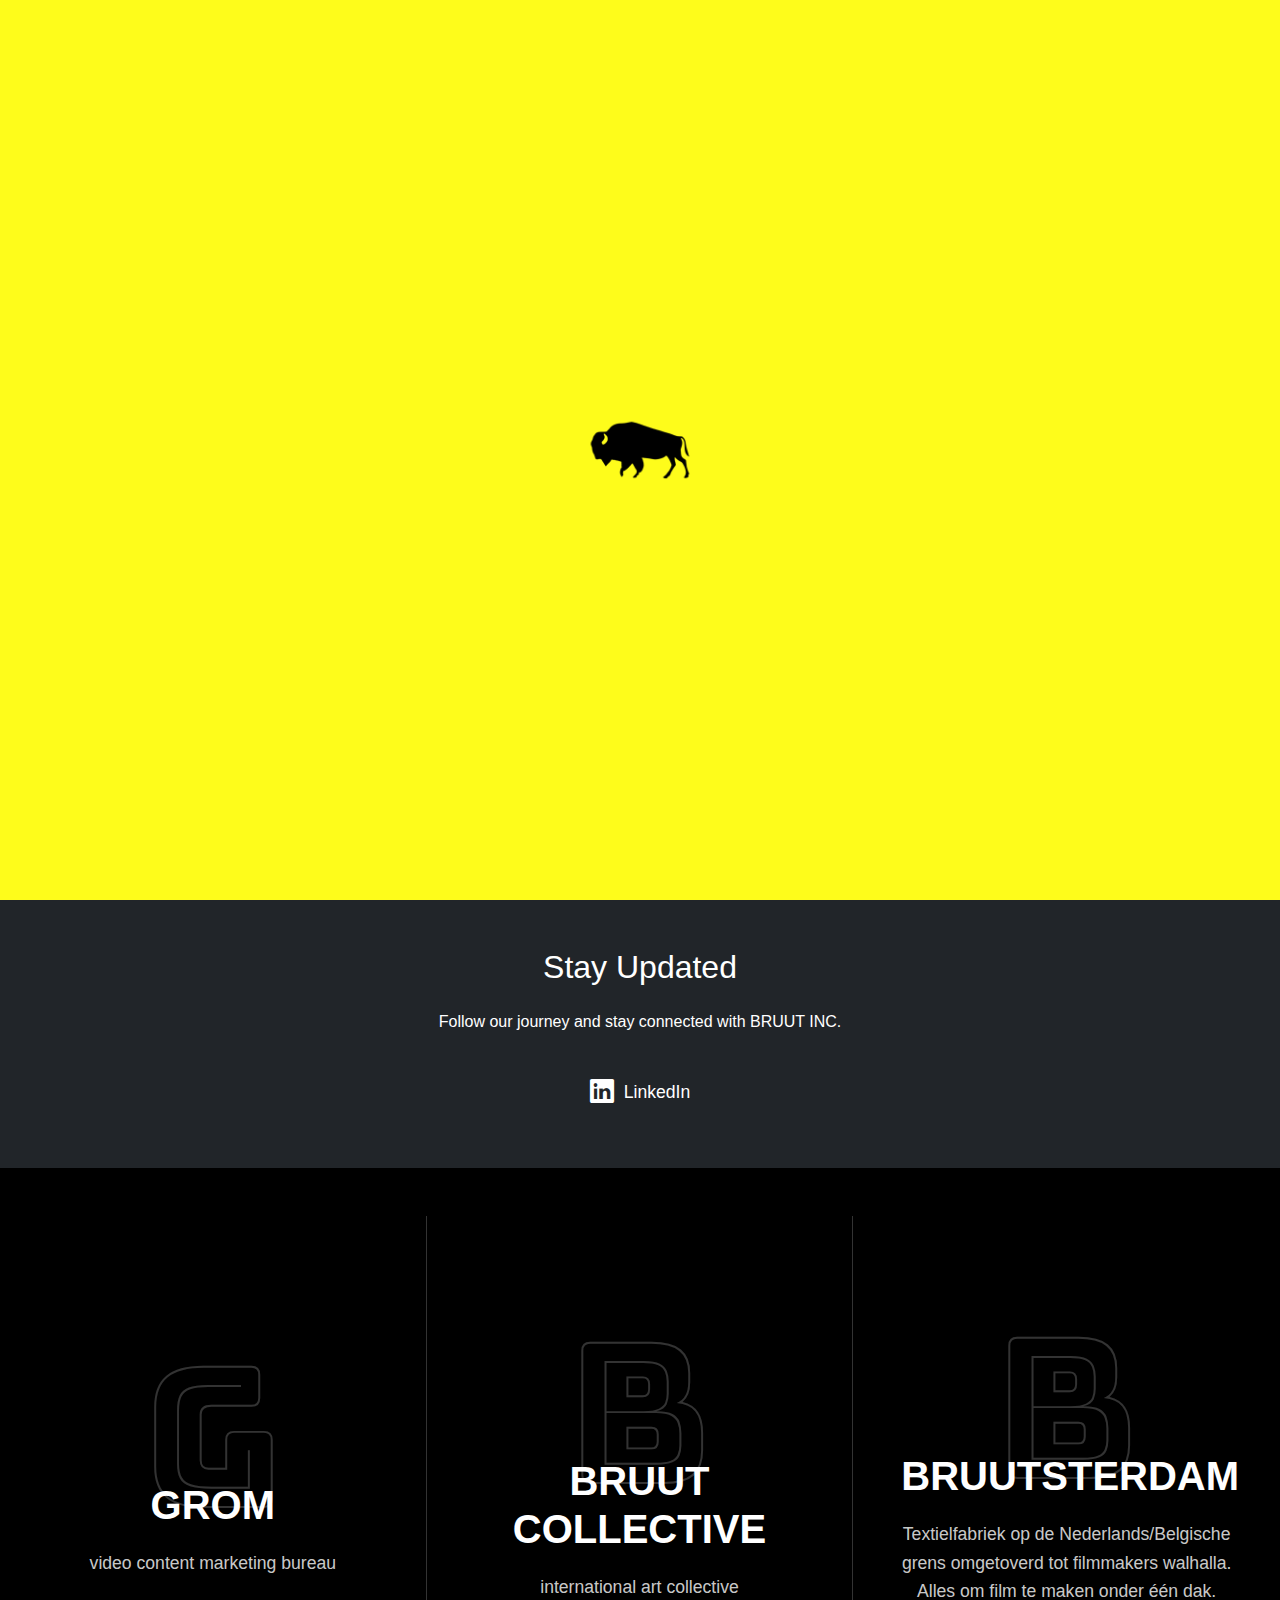
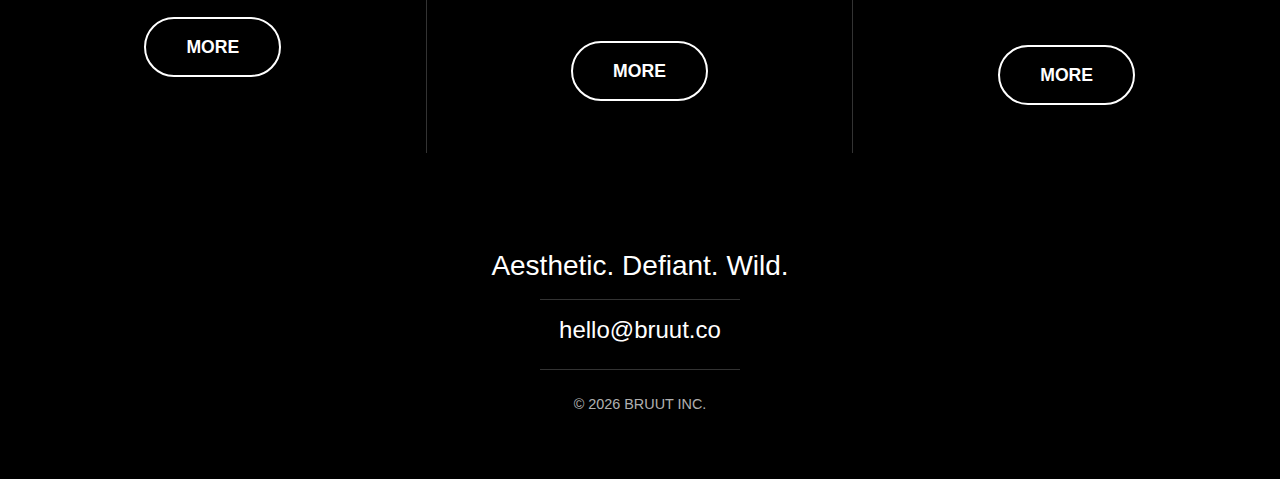
<file: index.html>
<!DOCTYPE html>
<html lang="en">
<head>
    <meta charset="UTF-8">
    <meta name="viewport" content="width=device-width, initial-scale=1.0">
    <title>BRUUT INC.</title>
    <link href="https://cdn.jsdelivr.net/npm/bootstrap@5.3.0/dist/css/bootstrap.min.css" rel="stylesheet">
    <link rel="stylesheet" href="https://cdn.jsdelivr.net/npm/bootstrap-icons@1.10.0/font/bootstrap-icons.css">
    <link rel="stylesheet" href="assets/css/styles.css">
</head>
<body>
    <!-- Loading Animation -->
    <div id="loading-screen">
        <div class="loading-yellow-bg"></div>
        <div class="loading-glass-layer"></div>
        <div class="loading-logo">
            <img src="assets/images/bruut-logo.webp" alt="BRUUT INC.">
        </div>
    </div>

    <!-- Navbar -->
    <nav class="navbar navbar-expand-lg fixed-top">
        <div class="container-fluid">
            <a class="navbar-brand" href="index.html">
                <img src="assets/images/bruut-logo.webp" alt="BRUUT INC." height="30">
            </a>
        </div>
    </nav>

    <!-- Header Section -->
    <section id="header" class="hero-section">
        <div class="hero-overlay"></div>
        <div class="hero-content">
            <div class="container-fluid">
                <div class="row align-items-end h-100">
                    <div class="col-12">
                        <!-- Carousel elements will be created by JavaScript -->
                    </div>
                </div>
            </div>
        </div>
    </section>

    <!-- Stay Updated Section -->
    <section id="stay-updated" class="py-5 bg-dark text-white">
        <div class="container">
            <div class="row justify-content-center text-center">
                <div class="col-lg-8">
                    <h2 class="mb-4">Stay Updated</h2>
                    <p class="mb-4">Follow our journey and stay connected with BRUUT INC.</p>
                    <div class="social-links">
                        <a href="#" class="social-link" onclick="window.open('https://www.linkedin.com/company/bruut-inc/about/', '_blank')">
                            <i class="bi bi-linkedin"></i>
                            <span>LinkedIn</span>
                        </a>
                    </div>
                </div>
            </div>
        </div>
    </section>

    <!-- Three Columns Section -->
    <section id="three-columns" class="py-5 bg-black text-white">
        <div class="container-fluid">
            <div class="row h-100">
                <!-- GROM Column -->
                <div class="col-lg-4 column-section d-flex flex-column justify-content-center align-items-center text-center p-5">
                    <div class="column-content">
                        <div class="column-letter">G</div>
                        <h2 class="column-title">GROM</h2>
                        <p class="column-description">video content marketing bureau</p>
                        <button class="more-btn" onclick="window.open('https://www.grom.gr', '_blank')">
                            <span class="btn-text">MORE</span>
                        </button>
                    </div>
                </div>
                
                <!-- BRUUT COLLECTIVE Column -->
                <div class="col-lg-4 column-section d-flex flex-column justify-content-center align-items-center text-center p-5">
                    <div class="column-content">
                        <div class="column-letter">B</div>
                        <h2 class="column-title">BRUUT<br>COLLECTIVE</h2>
                        <p class="column-description">international art collective</p>
                        <button class="more-btn" onclick="window.open('https://www.bruutcollective.com', '_blank')">
                            <span class="btn-text">MORE</span>
                        </button>
                    </div>
                </div>
                
                <!-- BRUUTSTERDAM Column -->
                <div class="col-lg-4 column-section d-flex flex-column justify-content-center align-items-center text-center p-5">
                    <div class="column-content">
                        <div class="column-letter">B</div>
                        <h2 class="column-title">BRUUTSTERDAM</h2>
                        <p class="column-description">Textielfabriek op de Nederlands/Belgische grens omgetoverd tot filmmakers walhalla. Alles om film te maken onder één dak.</p>
                        <button class="more-btn" onclick="window.open('https://bruutsterdam.nl', '_blank')">
                            <span class="btn-text">MORE</span>
                        </button>
                    </div>
                </div>
            </div>
        </div>
    </section>

    <!-- Footer -->
    <footer class="bg-black text-white py-5">
        <div class="container text-center">
            <div class="row">
                <div class="col-12">
                    <h3 class="mb-3">Aesthetic. Defiant. Wild.</h3>
                    <div class="footer-divider mb-3"></div>
                    <h4 class="mb-4">
                        <a href="mailto:hello@bruut.co" class="email-link">hello@bruut.co</a>
                    </h4>
                    <div class="footer-divider mb-4"></div>
                    <p class="copyright">&copy; <span id="current-year"></span> BRUUT INC.</p>
                </div>
            </div>
        </div>
    </footer>

    <script src="https://cdn.jsdelivr.net/npm/bootstrap@5.3.0/dist/js/bootstrap.bundle.min.js"></script>
    <script src="assets/js/main.js"></script>
</body>
</html>
</file>
<file: assets/css/styles.css>
@font-face {
  font-family: 'bungee-outline';
  src: url('/assets/fonts/bungee-outline.woff2') format('woff2'); 
  font-weight: normal;
  font-style: normal;
}

/* Variables */
:root {
    --yellow: #FEFC1B;
    --black: #000000;
}

/* Global Styles */
* {
    margin: 0;
    padding: 0;
    box-sizing: border-box;
}

body {
    font-family: "gineso", sans-serif;
    background-color: var(--yellow);
    color: #fff;
    overflow-x: hidden;
}

body.trailer-modal-open {
    overflow: hidden;
}

/* Navbar with constrained width */
.navbar {
    background: transparent !important;
    z-index: 1000;
    transition: all 0.3s ease;
    padding: 0;
}

.navbar.scrolled {
    background: transparent !important;
}

.navbar .container-fluid {
    width: 100%;
    max-width: none;
    padding-left: 0;
    padding-right: 8%; /* Use percentage instead of fixed px */
    justify-content: flex-end !important;
}

.navbar-brand {
    background-color: var(--yellow);    
    padding: 8px 12px;
    margin: 0;
    transition: all 0.3s ease;
}

.navbar-brand:hover {
    background-color: var(--black);
}

.navbar-brand img {
    filter: brightness(0);
    height: 50px;
    display: block;
}

.navbar-brand img:hover {
    filter: invert(100);
}

/* Hero Section - Two Independent Layers */
.hero-section {
    height: 100vh;
    position: relative;
    overflow: hidden;
}

/* Hero Image Layer - Dynamic Width Based on Film Count */
.hero-carousel {
    position: absolute;
    top: 0;
    left: 0;
    height: 100%;
    display: flex;
    transition: transform 1s ease-in-out;
    z-index: 1;
}

.hero-slide {
    height: 100%;
    position: relative;
    flex-shrink: 0;
}

.hero-image,
.hero-image-static {
    width: 100%;
    height: 100%;
    background-size: cover;
    background-position: center;
    background-repeat: no-repeat;
}

.hero-overlay {
    position: absolute;
    top: 0;
    left: 0;
    width: 100%;
    height: 100%;
    background: linear-gradient(rgba(0,0,0,0.3), rgba(0,0,0,0.6));
    z-index: 2;
}

/* Title Overlay - Separate Layer */
.title-overlay {
    position: absolute;
    top: 0;
    left: 0;
    width: 100%;
    height: 100%;
    background: linear-gradient(transparent 60%, rgba(0,0,0,0.4) 100%);
    z-index: 3;
}

/* Film page: Title positioning */
.hero-content {
    position: absolute;
    top: 0;
    left: 0;
    width: 100%;
    height: 100%;
    z-index: 4;
    display: flex;
    align-items: flex-end;
    padding: 0;
}

.hero-content .container-fluid,
.hero-content .row,
.hero-content .col-12 {
    margin: 0;
    padding: 0;
    width: 100%;
    height: auto;
}

.hero-content .col-12 {
    margin-bottom: 30px; /* 30px from bottom - SAME as homepage */
    margin-left: 20px;   /* 20px from left - SAME as homepage */
}

/* Homepage: Title container positioning */
.hero-titles-container {
    position: absolute;
    bottom: 30px; /* 30px from bottom */
    left: 20px;   /* 20px from left */
    right: 0;
    height: auto;
    overflow: visible;
    z-index: 5;
}

.hero-titles-track {
    display: flex;
    align-items: baseline;
    gap: 80px;
    transition: transform 1s ease-in-out;
    position: relative;
    padding: 0;
}

/* IDENTICAL styling for both title types */
.title-text,
.film-title {
    font-size: 3.5rem !important;
    font-weight: bold !important;
    color: white !important;
    line-height: 1.2 !important;
    margin: 10px !important;
    padding: 0 !important;
    white-space: nowrap !important;
    display: block !important;
    border: none !important;
    outline: none !important;
}

/* Homepage specific styling */
.title-text {
    cursor: pointer;
    transition: color 0.3s ease;
}

.title-text:hover {
    color: var(--yellow);
}

.title-item {
    flex-shrink: 0;
    transition: opacity 0.5s ease;
    position: relative;
}

.title-item.current {
    opacity: 1;
}

.title-item.inactive {
    opacity: 0.5;
}

.title-item:hover {
    opacity: 1.0;
}

/* Tooltip */
.title-tooltip {
    position: absolute;
    bottom: 100%;
    left: 0;
    padding-left: 4px;
    margin-bottom: -16px;
    color: white;
    font-size: 1rem;
    font-weight: normal;
    white-space: nowrap;
    z-index: 1000;
    display: none;
}

.title-item:hover .title-tooltip {
    display: block;
}

/* Active/current title styling */
.title-item.current .title-text {
    opacity: 1;
}

.title-item.inactive .title-text {
    opacity: 0.5;
}

/* Stay Updated Section */
#stay-updated {
    background-color: #1a1a1a;
}

.social-links {
    display: flex;
    justify-content: center;
    align-items: center;
    margin-top: 30px;
}

.social-link {
    display: flex;
    align-items: center;
    gap: 10px;
    color: white;
    text-decoration: none;
    font-size: 1.1rem;
    transition: all 0.3s ease;
    padding: 10px 20px;
    border-radius: 5px;
}

.social-link i {
    font-size: 1.5rem;
}

.social-link:hover {
    color: var(--yellow);
    transform: translateY(-2px);
    background: rgba(255, 255, 255, 0.1);
}

/* Email Link Styling */
.email-link {
    color: white;
    text-decoration: none;
    transition: all 0.3s ease;
}

.email-link:hover {
    color: var(--yellow);
    text-decoration: underline;
}

/* Three Columns Section */
.column-section {
    min-height: 50vh;
    border-right: 1px solid #333;
    position: relative;
}

.column-section:last-child {
    border-right: none;
}

.column-content {
    max-width: 400px;
    width: 100%;
}

.column-letter {
    font-family: "bungee-outline", sans-serif;
    font-size: 12rem;
    font-weight: 100;
    color: rgba(255, 255, 255, 0.2);
    margin-bottom: -100px;
    position: relative;
    z-index: 1;
}

.column-title {
    font-size: 2.5rem;
    font-weight: bold;
    margin-bottom: 20px;
    position: relative;
    z-index: 2;
}

.column-description {
    font-size: 1.1rem;
    margin-bottom: 40px;
    line-height: 1.6;
    color: rgba(255, 255, 255, 0.8);
}

.more-btn {
    background: transparent;
    border: 2px solid white;
    border-radius: 50px;
    padding: 15px 40px;
    color: white;
    font-size: 1.1rem;
    font-weight: bold;
    cursor: pointer;
    transition: all 0.3s ease;
    position: relative;
    overflow: hidden;
}

.more-btn:hover {
    transform: scale(1.1);
    box-shadow: 0 0 20px rgba(255, 255, 255, 0.3);
}

.more-btn .btn-text {
    position: relative;
    z-index: 1;
}

/* Film page specific styles */
.film-info .info-item {
    border-bottom: 1px solid #333;
    padding-bottom: 10px;
    margin-bottom: 15px;
}

.film-info .info-item:last-child {
    border-bottom: none;
}

.film-info .info-item strong {
    display: block;
    margin-bottom: 5px;
    color: rgba(255, 255, 255, 0.7);
    font-size: 0.9rem;
    text-transform: uppercase;
    letter-spacing: 0.5px;
}

.film-info .info-item span {
    color: white;
    font-size: 1rem;
    line-height: 1.4;
}

#film-desc {
    line-height: 1.6;
    font-size: 1.1rem;
    color: rgba(255, 255, 255, 0.9);
}

/* Trailer Play Button with SVG */
.trailer-play-button {
    position: absolute;
    top: 50%;
    left: 50%;
    transform: translate(-50%, -50%);
    width: 80px;
    height: 80px;
    cursor: pointer;
    z-index: 6;
    transition: all 0.3s ease;
    filter: drop-shadow(0 4px 8px rgba(0, 0, 0, 0.3));
}

.trailer-play-button:hover {
    transform: translate(-50%, -50%) scale(1.2);
    filter: drop-shadow(0 0 20px var(--yellow)) drop-shadow(0 4px 12px rgba(0, 0, 0, 0.4));
}

.trailer-play-button svg {
    width: 100%;
    height: 100%;
    fill: white;
    transition: fill 0.3s ease;
}

.trailer-play-button:hover svg {
    fill: white;
}

/* Trailer Modal Overlay */
.trailer-modal {
    position: fixed;
    top: 0;
    left: 0;
    width: 100%;
    height: 100%;
    background: rgba(0, 0, 0, 0.95);
    z-index: 9999;
    display: flex;
    align-items: center;
    justify-content: center;
    opacity: 0;
    visibility: hidden;
    transition: all 0.3s ease;
    backdrop-filter: blur(5px);
    -webkit-backdrop-filter: blur(5px);
}

.trailer-modal.active {
    opacity: 1;
    visibility: visible;
}

.trailer-modal-content {
    position: relative;
    width: 90%;
    max-width: 800px;
    background: #000;
    border-radius: 10px;
    overflow: hidden;
    transform: scale(0.8);
    transition: transform 0.3s ease;
}

.trailer-modal.active .trailer-modal-content {
    transform: scale(1);
}

.trailer-iframe-container {
    position: relative;
    width: 100%;
    padding-bottom: 56.25%;
    height: 0;
}

.trailer-iframe-container iframe {
    position: absolute;
    top: 0;
    left: 0;
    width: 100%;
    height: 100%;
    border: none;
}

/* Footer */
footer {
    background-color: #000 !important;
}

.footer-divider {
    width: 200px;
    height: 1px;
    background-color: #333;
    margin: 0 auto;
}

.linkedin-icon {
    font-size: 2rem;
}

.copyright {
    font-size: 0.9rem;
    color: rgba(255, 255, 255, 0.7);
}

/* Loading screen styles */
#loading-screen {
    position: fixed;
    top: 0;
    left: 0;
    width: 100%;
    height: 100%;
    z-index: 50000;
    display: block;
    visibility: visible;
    opacity: 1;
}

#loading-screen.force-hide {
    display: none !important;
    opacity: 0 !important;
    visibility: hidden !important;
}

.loading-yellow-bg {
    position: absolute;
    top: 0;
    left: 0;
    width: 100%;
    height: 100%;
    background-color: var(--yellow);
    z-index: 50003;
    animation: slideUpYellow 2s ease-in-out forwards;
}

.loading-glass-layer {
    position: absolute;
    top: 0;
    left: 0;
    width: 100%;
    height: 100%;
    background: rgba(0, 0, 0, 0.8);
    backdrop-filter: blur(15px);
    -webkit-backdrop-filter: blur(15px);
    z-index: 50002;
    opacity: 1;
    animation: showGlass 2s ease-in-out forwards;
    pointer-events: none;
}

.loading-logo {
    position: absolute;
    top: 50%;
    left: 50%;
    transform: translate(-50%, -50%);
    z-index: 50004;
    animation: fadeOutLogo 2s ease-in-out forwards;
}

.loading-logo img {
    width: 120px;
    height: auto;
    filter: brightness(0);
}

@keyframes slideUpYellow {
    0% { transform: translateY(0); }
    25% { transform: translateY(0); }
    100% { transform: translateY(-100%); }
}

@keyframes showGlass {
    0% { opacity: 1; }
    25% { opacity: 1; }
    50% { opacity: 1; }
    100% { opacity: 0; }
}

@keyframes fadeOutLogo {
    0% { opacity: 1; }
    75% { opacity: 1; }
    100% { opacity: 0; }
}

body.loading #loading-screen {
    display: block !important;
    visibility: visible !important;
    opacity: 1 !important;
}

#loading-screen.loaded {
    display: none !important;
    visibility: hidden !important;
    opacity: 0 !important;
}

body.loading .navbar,
body.loading .hero-section,
body.loading #stay-updated,
body.loading #three-columns,
body.loading #film-details,
body.loading footer {
    opacity: 0 !important;
    visibility: hidden !important;
    transition: none;
}

body.loaded .navbar,
body.loaded .hero-section,
body.loaded #stay-updated,
body.loaded #three-columns,
body.loaded #film-details,
body.loaded footer {
    opacity: 1 !important;
    visibility: visible !important;
    transition: opacity 0.5s ease-in-out;
}

/* Navigation Glass Overlay */
.black-overlay {
    position: fixed;
    top: 0;
    left: 0;
    width: 100%;
    height: 100%;
    background: #000;
    z-index: 25000;
    opacity: 1;
    visibility: visible;
    transition: opacity 0.3s ease-out;
}

.black-overlay.fade-out {
    opacity: 0;
    visibility: hidden;
}

#navigation-glass {
    position: fixed;
    top: 0;
    left: 0;
    width: 100%;
    height: 100%;
    background: rgba(0, 0, 0, 0.8);
    backdrop-filter: blur(15px);
    -webkit-backdrop-filter: blur(15px);
    z-index: 20000;
    opacity: 0;
    visibility: hidden;
    pointer-events: none;
    transition: all 0.8s ease-in-out;
}

#navigation-glass.fade-in {
    opacity: 1;
    visibility: visible;
}

#navigation-glass.fade-out {
    opacity: 0;
    visibility: hidden;
}

/* Welcome message styling */
.welcome-message {
    position: absolute;
    top: 50px;
    left: 50px;
    line-height: 1;
    font-size: 7.0rem;
    font-weight: bold;
    z-index: 6;
}

/* Showtimes section styling */
.showtimes-section {
    background-color: #1a1a1a;
    border-top: 1px solid #333;
}

.showtime-item {
    margin-bottom: 2rem;
    padding-bottom: 1.5rem;
}

.showtime-item:last-child {
    margin-bottom: 0;
    padding-bottom: 0;
}

.showtime-item h3 {
    color: var(--yellow);
    font-size: 1.4rem;
    margin-bottom: 0.5rem;
}

.showtime-item h4 {
    color: white;
    font-size: 1.2rem;
    margin-bottom: 0.5rem;
}

.showtime-item p {
    color: rgba(255, 255, 255, 0.8);
    margin-bottom: 0;
}

.showtime-item a {
    color: var(--yellow);
    text-decoration: none;
    transition: all 0.3s ease;
}

.showtime-item a:hover {
    color: white;
    text-decoration: underline;
}

/* Responsive Design - Clean and Simple */
@media (max-width: 992px) {
    .navbar .container-fluid {
        padding-right: 5%;
    }
    
    .hero-titles-container {
        bottom: 25px !important;
        left: 15px !important;
    }
    
    .hero-content .col-12 {
        margin-bottom: 25px !important;
        margin-left: 15px !important;
    }
    
    .hero-titles-track {
        gap: 60px;
    }
    
    .title-text,
    .film-title {
        font-size: 2.5rem !important;
    }
    
    .column-section {
        min-height: 40vh;
        border-right: none;
        border-bottom: 1px solid #333;
    }
    
    .column-section:last-child {
        border-bottom: none;
    }
    
    .column-letter {
        font-size: 6rem;
    }
    
    .column-title {
        font-size: 2rem;
    }
    
    .welcome-message {
        font-size: 4rem;
        top: 100px;
        left: 30px;
    }
}

@media (max-width: 768px) {
    .navbar .container-fluid {
        padding-right: 4%;
    }
    
    .hero-titles-container {
        bottom: 20px !important;
        left: 10px !important;
    }
    
    .hero-content .col-12 {
        margin-bottom: 20px !important;
        margin-left: 10px !important;
    }
    
    .hero-titles-track {
        gap: 40px;
    }
    
    .title-text,
    .film-title {
        font-size: 2rem !important;
    }
    
    .column-section {
        min-height: 30vh;
    }
    
    .social-links {
        margin-top: 20px;
        flex-direction: column;
        gap: 20px;
    }
    
    .social-link {
        padding: 8px 16px;
        font-size: 1rem;
    }
    
    .trailer-play-button {
        width: 60px;
        height: 60px;
    }
    
    .welcome-message {
        font-size: 4rem;
        top: 80px;
        left: 20px;
    }
}

@media (max-width: 576px) {
    .navbar .container-fluid {
        padding-right: 3%;
    }
    
    .hero-titles-container {
        bottom: 15px !important;
        left: 8px !important;
    }
    
    .hero-content .col-12 {
        margin-bottom: 15px !important;
        margin-left: 8px !important;
    }
    
    .hero-titles-track {
        gap: 30px;
    }
    
    .title-text,
    .film-title {
        font-size: 1.5rem !important;
    }
    
    .column-letter {
        font-size: 4rem;
    }
    
    .column-title {
        font-size: 1.5rem;
    }
    
    .trailer-play-button {
        width: 50px;
        height: 50px;
    }
    
    .welcome-message {
        font-size: 3rem;
        top: 70px;
        left: 15px;
    }
}
</file>
